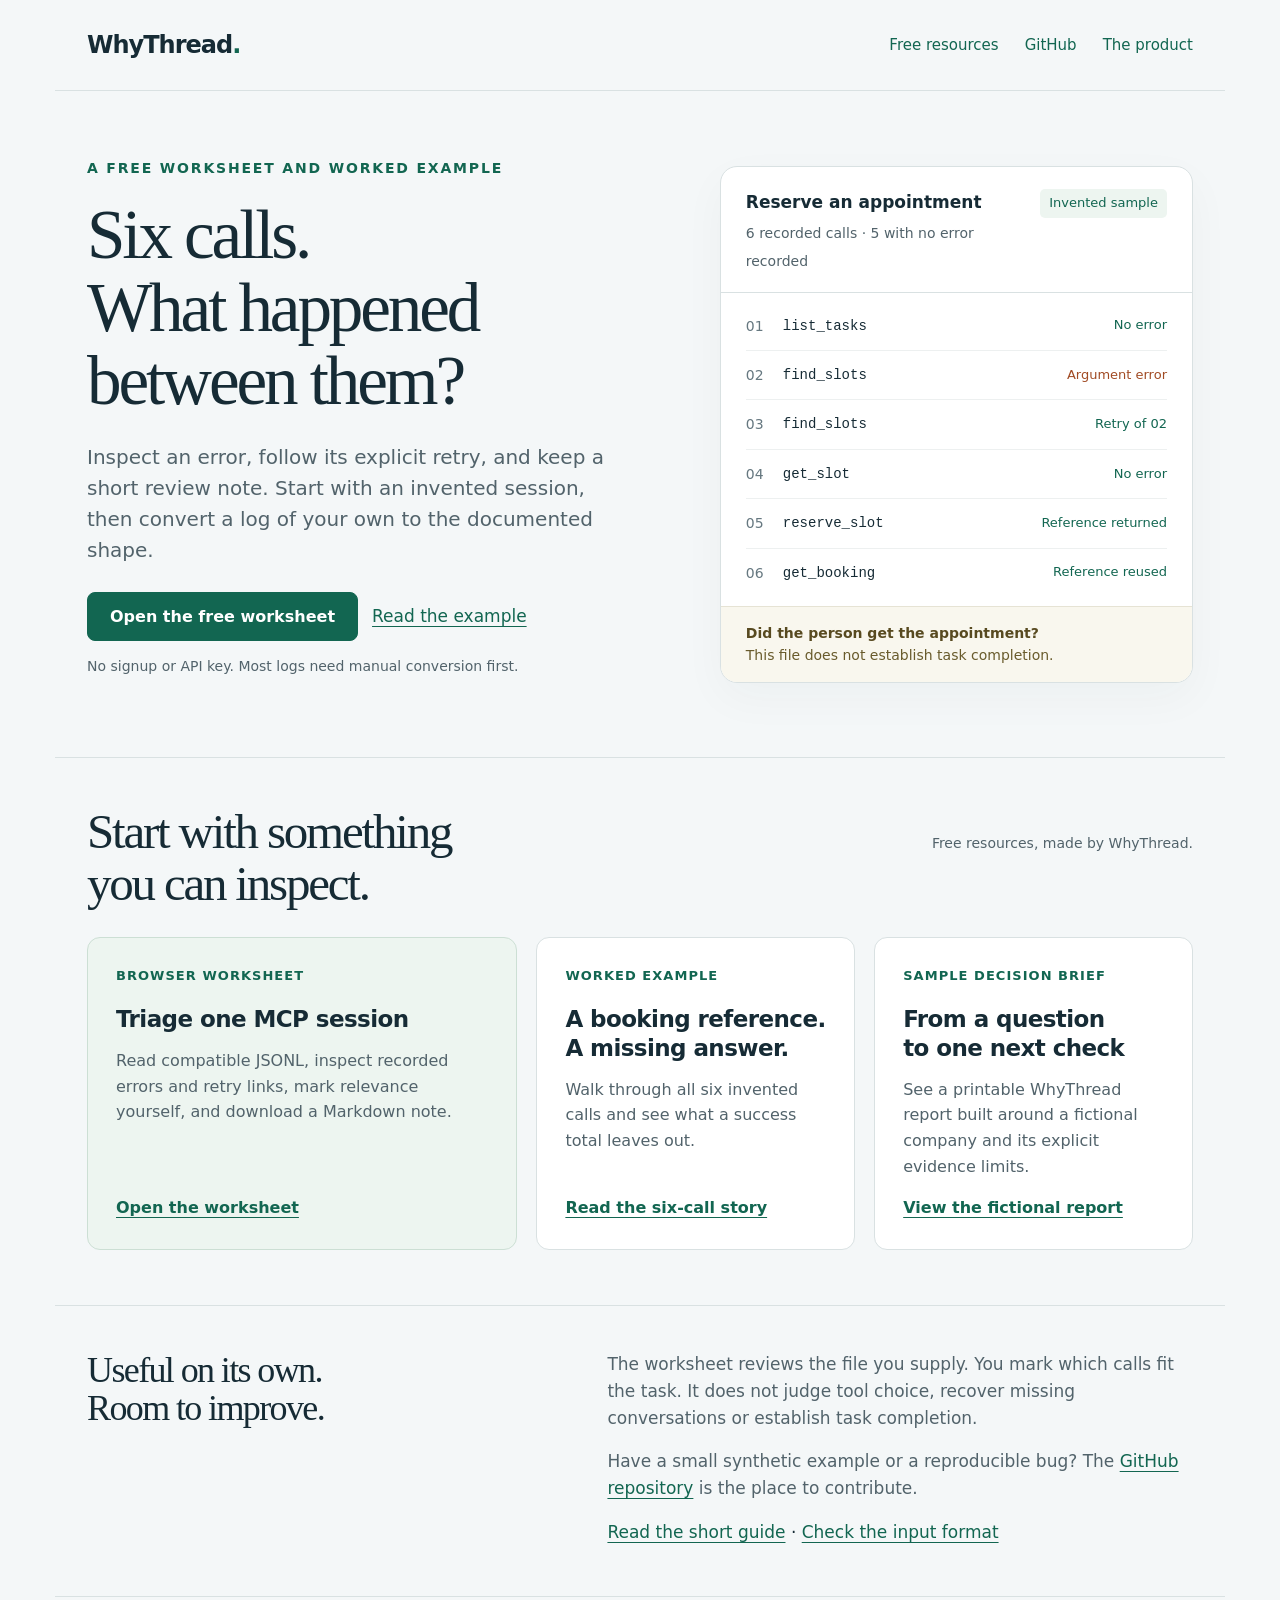
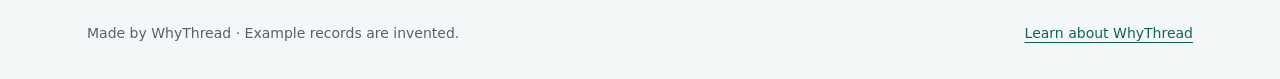
<file: index.html>
<!doctype html>
<html lang="en"><head><meta charset="utf-8"><meta name="viewport" content="width=device-width, initial-scale=1"><meta http-equiv="Content-Security-Policy" content="default-src 'none'; style-src 'self'; base-uri 'none'; form-action 'none'"><title>Free MCP resources · WhyThread</title><meta name="description" content="Inspect one MCP session with a free browser worksheet, an invented worked example and a sample decision brief."><link rel="stylesheet" href="resources.css"></head>
<body><header class="nav wrap"><a class="brand" href="https://whythread.com">WhyThread<span>.</span></a><nav class="navlinks" aria-label="Main"><a href="#resources">Free resources</a><a class="optional" href="https://github.com/WhyThread/mcp-session-example">GitHub</a><a href="https://whythread.com">The product</a></nav></header>
<main><section class="hero wrap"><div><div class="eyebrow">A free worksheet and worked example</div><h1>Six calls.<br>What happened<br>between them?</h1><p class="lead">Inspect an error, follow its explicit retry, and keep a short review note. Start with an invented session, then convert a log of your own to the documented shape.</p><div class="actions"><a class="button" href="worksheet/">Open the free worksheet</a><a href="docs/worked-example.html">Read the example</a></div><p class="small">No signup or API key. Most logs need manual conversion first.</p></div>
<div class="sample" aria-label="Invented six-call sample, not customer activity"><div class="samplehead"><div><strong>Reserve an appointment</strong><span class="small">6 recorded calls · 5 with no error recorded</span></div><span class="pill">Invented sample</span></div><div class="trace"><div class="row"><span class="num">01</span><code>list_tasks</code><span class="state">No error</span></div><div class="row"><span class="num">02</span><code>find_slots</code><span class="state error">Argument error</span></div><div class="row"><span class="num">03</span><code>find_slots</code><span class="state">Retry of 02</span></div><div class="row"><span class="num">04</span><code>get_slot</code><span class="state">No error</span></div><div class="row"><span class="num">05</span><code>reserve_slot</code><span class="state">Reference returned</span></div><div class="row"><span class="num">06</span><code>get_booking</code><span class="state">Reference reused</span></div></div><div class="samplefoot"><strong>Did the person get the appointment?</strong><br>This file does not establish task completion.</div></div></section>
<section class="resources wrap" id="resources"><div class="sectionintro"><h2>Start with something<br>you can inspect.</h2><p class="small">Free resources, made by WhyThread.</p></div><div class="cards"><article class="card featured"><span class="type">Browser worksheet</span><h3>Triage one MCP session</h3><p>Read compatible JSONL, inspect recorded errors and retry links, mark relevance yourself, and download a Markdown note.</p><a href="worksheet/">Open the worksheet</a></article><article class="card"><span class="type">Worked example</span><h3>A booking reference.<br>A missing answer.</h3><p>Walk through all six invented calls and see what a success total leaves out.</p><a href="docs/worked-example.html">Read the six-call story</a></article><article class="card"><span class="type">Sample decision brief</span><h3>From a question<br>to one next check</h3><p>See a printable WhyThread report built around a fictional company and its explicit evidence limits.</p><a href="https://whythread.com/sample-report.html">View the fictional report</a></article></div></section>
<section class="principle wrap"><h2>Useful on its own.<br>Room to improve.</h2><div><p>The worksheet reviews the file you supply. You mark which calls fit the task. It does not judge tool choice, recover missing conversations or establish task completion.</p><p>Have a small synthetic example or a reproducible bug? The <a href="https://github.com/WhyThread/mcp-session-example">GitHub repository</a> is the place to contribute.</p><a href="worksheet/session-triage-guide.html">Read the short guide</a> · <a href="docs/format.md">Check the input format</a></div></section></main>
<footer class="footer wrap"><span>Made by WhyThread · Example records are invented.</span><a href="https://whythread.com/?utm_source=github&utm_medium=referral&utm_campaign=session_triage">Learn about WhyThread</a></footer></body></html>
</file>
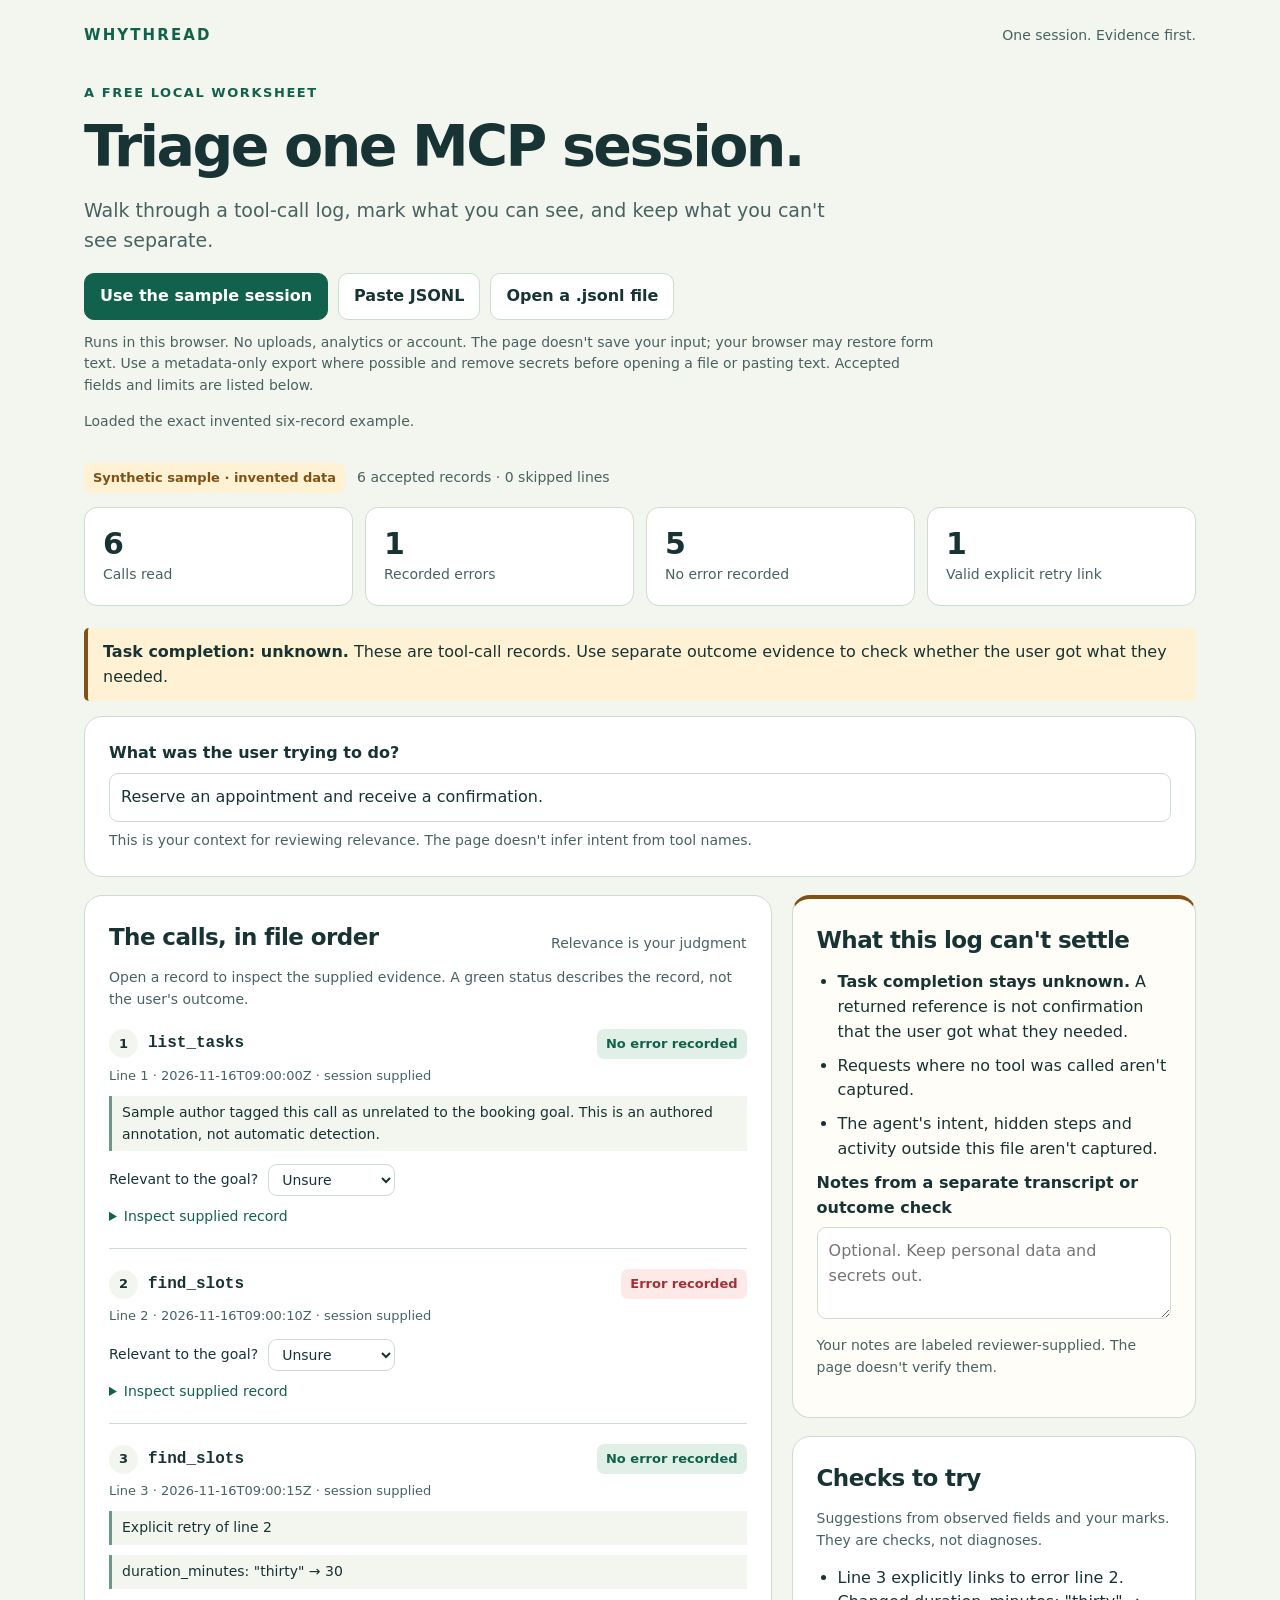
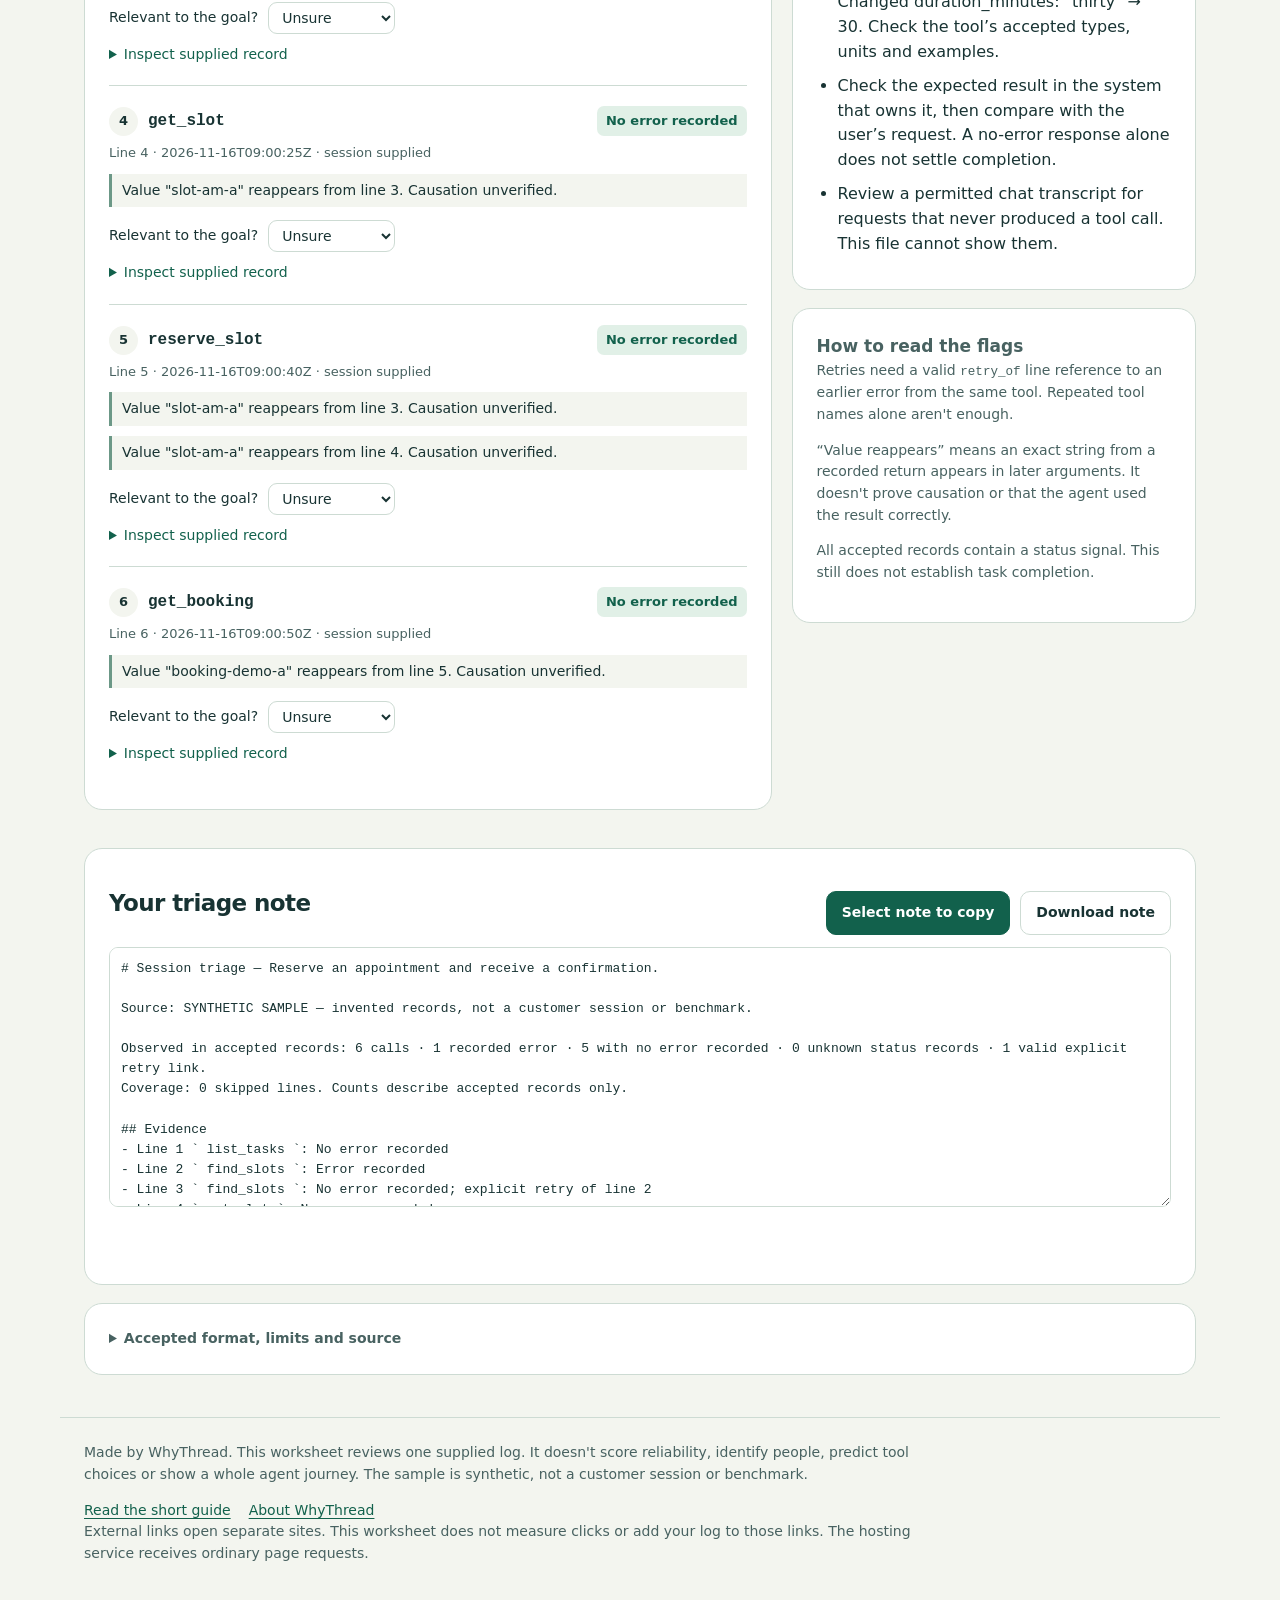
<file: worksheet/index.html>
<!doctype html>
<html lang="en">
<head>
<meta charset="utf-8">
<meta name="viewport" content="width=device-width, initial-scale=1">
<meta http-equiv="Content-Security-Policy" content="default-src 'none'; script-src 'unsafe-inline'; style-src 'unsafe-inline'; connect-src 'none'; img-src data:; object-src 'none'; base-uri 'none'; form-action 'none'">
<title>Triage one MCP session · WhyThread</title>
<style>
:root{color-scheme:light;--ink:#183333;--muted:#486261;--bg:#f3f5ef;--panel:#fff;--line:#cddbd3;--green:#12614c;--soft:#e1f0e7;--amber:#805014;--amberbg:#fff1d4;--red:#a32f37;--redbg:#fde9e8;--radius:18px}*{box-sizing:border-box}body{margin:0;background:var(--bg);color:var(--ink);font:16px/1.55 system-ui,-apple-system,BlinkMacSystemFont,"Segoe UI",sans-serif}button,input,textarea,select{font:inherit}button,summary,a{touch-action:manipulation}button,select{cursor:pointer}button{border:1px solid var(--line);background:var(--panel);color:var(--ink);border-radius:10px;padding:10px 15px;font-weight:650}button:hover{background:var(--soft)}button.primary{background:var(--green);color:white;border-color:var(--green)}button:focus-visible,a:focus-visible,input:focus-visible,textarea:focus-visible,select:focus-visible,summary:focus-visible{outline:3px solid #528d78;outline-offset:3px}a{color:var(--green);text-underline-offset:3px}header,main,footer{max-width:1160px;margin:auto;padding:24px}header{display:flex;justify-content:space-between;gap:20px;align-items:center}header a{text-decoration:none;font-size:15px;font-weight:800;letter-spacing:.14em}header span{font-size:14px;color:var(--muted)}main{padding-top:12px}h1{font-size:clamp(34px,5vw,57px);letter-spacing:-.045em;line-height:1.1;margin:12px 0 18px;max-width:780px}h2{font-size:23px;letter-spacing:-.025em;margin:0 0 12px}h3{font-size:17px;margin:0}p{margin:0 0 14px}.intro{max-width:760px;color:var(--muted);font-size:19px}.eyebrow{font-size:13px;letter-spacing:.12em;text-transform:uppercase;font-weight:750;color:var(--green)}.hero{margin-bottom:30px}.badge{display:inline-flex;gap:6px;align-items:center;font-size:13px;font-weight:700;border-radius:7px;padding:5px 9px;background:var(--soft);color:var(--green)}.badge.warn{background:var(--amberbg);color:var(--amber)}.badge.error{background:var(--redbg);color:var(--red)}.toolbar{display:flex;flex-wrap:wrap;gap:10px;margin:18px 0 12px}.privacy{font-size:14px;color:var(--muted);max-width:850px}.panel{background:var(--panel);border:1px solid var(--line);border-radius:var(--radius);padding:24px;margin-bottom:18px}.paste{margin-top:20px}.hidden{display:none!important}label{display:block;font-weight:650;margin-bottom:7px}input,textarea,select{border:1px solid var(--line);border-radius:9px;background:white;color:var(--ink);max-width:100%}input,textarea{width:100%;padding:11px}textarea{min-height:130px;resize:vertical}.mono,code,pre{font-family:ui-monospace,SFMono-Regular,Consolas,monospace}code{font-size:.9em;overflow-wrap:anywhere}pre{font-size:13px;white-space:pre-wrap;overflow-wrap:anywhere;background:#f0f4ef;padding:14px;border-radius:9px;margin:10px 0 0}.helper{color:var(--muted);font-size:14px}.sourcebar{display:flex;gap:12px;align-items:center;flex-wrap:wrap;margin:20px 0 14px}.sourcebar p{margin:0}.stats{display:grid;grid-template-columns:repeat(4,1fr);gap:12px;margin-bottom:22px}.stat{padding:18px;border-radius:13px;background:var(--panel);border:1px solid var(--line)}.stat strong{display:block;font-size:30px;line-height:1.2;letter-spacing:-.025em}.stat span{font-size:14px;color:var(--muted)}.layout{display:grid;grid-template-columns:minmax(0,1.7fr) minmax(280px,1fr);gap:20px}.timeline{list-style:none;padding:0;margin:18px 0 0}.call{border-top:1px solid var(--line);padding:20px 0}.call:first-child{padding-top:0;border-top:0}.callhead{display:flex;justify-content:space-between;gap:10px;align-items:center;flex-wrap:wrap}.callname{display:flex;align-items:center;gap:10px;min-width:0}.num{display:inline-grid;place-items:center;background:var(--bg);border-radius:50%;min-width:29px;height:29px;font-size:13px;font-weight:750}.callname code{font-size:16px;font-weight:700}.meta{font-size:13px;color:var(--muted);margin-top:7px}.flag{font-size:14px;border-left:3px solid #6c9887;padding:6px 10px;background:var(--bg);margin-top:10px;overflow-wrap:anywhere}.relevance{display:flex;align-items:center;gap:10px;flex-wrap:wrap;margin-top:13px}.relevance label{font-size:14px;font-weight:500;margin:0}.relevance select{padding:6px 9px;font-size:14px}.call details{margin-top:10px}.call summary{font-size:14px;color:var(--green);cursor:pointer}.notes{min-height:92px}.unknown{border-top:4px solid var(--amber);background:#fffdf7}.unknown ul,.checks{padding-left:21px;margin:8px 0}.unknown li,.checks li{margin:9px 0}.limits{font-size:14px;color:var(--muted)}.notice{border-left:4px solid var(--amber);background:var(--amberbg);padding:12px 15px;border-radius:5px;margin:15px 0;white-space:pre-wrap}.status{font-size:14px;color:var(--muted);min-height:22px;margin-top:10px}.note-output{min-height:260px;font-size:13px}.output-panel{margin-top:20px}.sectionline{display:flex;align-items:center;justify-content:space-between;gap:15px;flex-wrap:wrap}.sectionline button{font-size:14px}.transcript-note{border:1px dashed var(--line);padding:13px;margin:14px 0;border-radius:9px}.links{display:flex;gap:18px;flex-wrap:wrap}footer{border-top:1px solid var(--line);color:var(--muted);font-size:14px;padding-bottom:40px}footer p{max-width:850px}.sr{position:absolute;width:1px;height:1px;padding:0;margin:-1px;overflow:hidden;clip:rect(0,0,0,0);white-space:nowrap;border:0}@media(max-width:760px){header,main,footer{padding-left:18px;padding-right:18px}.layout{grid-template-columns:1fr}.stats{grid-template-columns:repeat(2,1fr)}.panel{padding:19px}.intro{font-size:17px}header span{max-width:145px;text-align:right;font-size:13px}}@media(prefers-reduced-motion:no-preference){button{transition:background .15s ease}}
</style>
</head>
<body>
<header><a href="https://whythread.com" target="_blank" rel="noopener noreferrer">WHYTHREAD</a><span>One session. Evidence first.</span></header>
<main>
<section class="hero"><div class="eyebrow">A free local worksheet</div><h1>Triage one MCP session.</h1><p class="intro">Walk through a tool-call log, mark what you can see, and keep what you can't see separate.</p><div class="toolbar"><button id="sample" class="primary">Use the sample session</button><button id="paste-toggle" aria-expanded="false" aria-controls="paste-panel">Paste JSONL</button><button id="file-open">Open a .jsonl file</button><input type="file" id="file" accept=".jsonl,.ndjson,.txt,application/json" class="hidden" aria-label="Open local JSONL file"></div><p class="privacy">Runs in this browser. No uploads, analytics or account. The page doesn't save your input; your browser may restore form text. Use a metadata-only export where possible and remove secrets before opening a file or pasting text. Accepted fields and limits are listed below.</p>
<section id="paste-panel" class="panel paste hidden"><label for="jsonl">One JSON object per line</label><textarea id="jsonl" autocomplete="off" class="mono" spellcheck="false" placeholder='{"tool":"find_slots","args":{"duration_minutes":30},"ok":true}'></textarea><div class="toolbar"><button id="load-paste" class="primary">Read these lines</button><button id="clear-paste">Clear pasted text</button></div></section>
<div id="load-message" role="status" aria-live="polite" class="status"></div>
</section>
<div class="sourcebar"><span id="source" class="badge warn">Synthetic sample · invented data</span><p id="coverage" class="helper"></p></div>
<div id="warnings" class="notice hidden" role="status"></div>
<div class="stats" aria-label="Observed call counts"><div class="stat"><strong id="count-calls">6</strong><span>Calls read</span></div><div class="stat"><strong id="count-errors">1</strong><span>Recorded errors</span></div><div class="stat"><strong id="count-ok">5</strong><span>No error recorded</span></div><div class="stat"><strong id="count-retries">1</strong><span>Valid explicit retry link</span></div></div>
<p class="notice"><strong>Task completion: unknown.</strong> These are tool-call records. Use separate outcome evidence to check whether the user got what they needed.</p>
<section class="panel"><label for="goal">What was the user trying to do?</label><input id="goal" autocomplete="off" maxlength="700" placeholder="Optional: describe the task"><p class="helper" style="margin-top:8px;margin-bottom:0">This is your context for reviewing relevance. The page doesn't infer intent from tool names.</p></section>
<div class="layout"><section class="panel"><div class="sectionline"><h2>The calls, in file order</h2><span class="helper">Relevance is your judgment</span></div><p class="helper">Open a record to inspect the supplied evidence. A green status describes the record, not the user's outcome.</p><ol id="timeline" class="timeline"></ol></section><aside>
<section class="panel unknown"><h2>What this log can't settle</h2><ul><li><strong>Task completion stays unknown.</strong> A returned reference is not confirmation that the user got what they needed.</li><li>Requests where no tool was called aren't captured.</li><li>The agent's intent, hidden steps and activity outside this file aren't captured.</li></ul><label for="notes">Notes from a separate transcript or outcome check</label><textarea id="notes" autocomplete="off" class="notes" maxlength="5000" placeholder="Optional. Keep personal data and secrets out."></textarea><p class="helper" style="margin-top:8px">Your notes are labeled reviewer-supplied. The page doesn't verify them.</p></section>
<section class="panel"><h2>Checks to try</h2><p class="helper">Suggestions from observed fields and your marks. They are checks, not diagnoses.</p><ul id="checks" class="checks"></ul></section>
<section class="panel limits"><h3>How to read the flags</h3><p>Retries need a valid <code>retry_of</code> line reference to an earlier error from the same tool. Repeated tool names alone aren't enough.</p><p>“Value reappears” means an exact string from a recorded return appears in later arguments. It doesn't prove causation or that the agent used the result correctly.</p><p id="unknown-status"></p></section>
</aside></div>
<section class="panel output-panel"><div class="sectionline"><h2>Your triage note</h2><div class="toolbar"><button id="copy" class="primary">Select note to copy</button><button id="download-note">Download note</button></div></div><label for="output" class="sr">Generated Markdown triage note</label><textarea id="output" class="mono note-output" readonly></textarea><p id="copy-message" class="status" role="status" aria-live="polite"></p></section>
<section class="panel limits"><details><summary><strong>Accepted format, limits and source</strong></summary><p style="margin-top:12px">This is a small JSONL reader, not a universal log importer. Each object needs a nonempty <code>tool</code>, <code>tool_name</code> or <code>name</code>. Optional argument objects: <code>args</code>, <code>arguments</code>, <code>params</code> or <code>input</code>. Optional return fields: <code>returned_ids</code>, <code>result</code> or <code>output</code>.</p><p>An explicit <code>ok</code> boolean or <code>isError</code> boolean provides a status. A nonempty <code>error</code> also flags an error. A result alone doesn't establish success. Missing status stays unknown; conflicting status fields are flagged.</p><p><code>retry_of</code> is an optional 1-based physical JSONL line number. Links across different explicit session IDs are rejected. Exact matches cover strings of 4–200 characters in return fields, including common words. Numbers aren't compared. Matching inspects at most six nested levels and 250 strings per field, and shows at most 24 matches per record; it is not exhaustive. A missing session ID means source identity is unverified.</p><p>Limit: 2 MiB and 2,000 lines. Unreadable lines are shown as skipped with their line numbers. Counts describe only accepted records, never complete capture. This worksheet makes no model calls and uses no cookies or browser storage. It does not upload your log.</p><p>The exact six sample records come from the <a href="https://github.com/WhyThread/mcp-session-example" target="_blank" rel="noopener noreferrer">WhyThread synthetic session example</a>. Wrong-tool and argument-type annotations were authored for this invented scenario; they are not automatic findings.</p><button id="download-sample">Download the exact sample JSONL</button></details></section>
</main>
<footer><p>Made by WhyThread. This worksheet reviews one supplied log. It doesn't score reliability, identify people, predict tool choices or show a whole agent journey. The sample is synthetic, not a customer session or benchmark.</p><div class="links"><a href="session-triage-guide.html">Read the short guide</a><a href="https://whythread.com/?utm_source=worksheet&amp;utm_medium=referral&amp;utm_campaign=session_triage" target="_blank" rel="noopener noreferrer">About WhyThread</a></div><p class="helper">External links open separate sites. This worksheet does not measure clicks or add your log to those links. The hosting service receives ordinary page requests.</p></footer>
<script id="triage-script">
(function(){
'use strict';
const SAMPLE_TEXT = "{\"ts\":\"2026-11-16T09:00:00Z\",\"session_key\":\"synthetic-session-a\",\"server\":\"sample-scheduler\",\"tool\":\"list_tasks\",\"args\":{\"status\":\"open\"},\"ok\":true,\"returned_ids\":[\"task-demo-a\"],\"client\":\"synthetic-client\",\"synthetic\":true,\"fixture_goal\":\"Reserve an appointment and receive a confirmation.\",\"fixture_wrong_tool\":true}\n{\"ts\":\"2026-11-16T09:00:10Z\",\"session_key\":\"synthetic-session-a\",\"server\":\"sample-scheduler\",\"tool\":\"find_slots\",\"args\":{\"date\":\"2026-11-18\",\"duration_minutes\":\"thirty\"},\"ok\":false,\"error_class\":\"invalid_argument\",\"client\":\"synthetic-client\",\"synthetic\":true,\"fixture_argument_error_field\":\"duration_minutes\",\"fixture_argument_rule\":\"integer\"}\n{\"ts\":\"2026-11-16T09:00:15Z\",\"session_key\":\"synthetic-session-a\",\"server\":\"sample-scheduler\",\"tool\":\"find_slots\",\"args\":{\"date\":\"2026-11-18\",\"duration_minutes\":30},\"ok\":true,\"returned_ids\":[\"slot-am-a\",\"slot-am-b\"],\"client\":\"synthetic-client\",\"synthetic\":true,\"retry_of\":2}\n{\"ts\":\"2026-11-16T09:00:25Z\",\"session_key\":\"synthetic-session-a\",\"server\":\"sample-scheduler\",\"tool\":\"get_slot\",\"args\":{\"slot_id\":\"slot-am-a\"},\"ok\":true,\"returned_ids\":[\"slot-am-a\"],\"client\":\"synthetic-client\",\"synthetic\":true}\n{\"ts\":\"2026-11-16T09:00:40Z\",\"session_key\":\"synthetic-session-a\",\"server\":\"sample-scheduler\",\"tool\":\"reserve_slot\",\"args\":{\"slot_id\":\"slot-am-a\",\"request_key\":\"synthetic-request-a\"},\"ok\":true,\"returned_ids\":[\"booking-demo-a\"],\"client\":\"synthetic-client\",\"synthetic\":true}\n{\"ts\":\"2026-11-16T09:00:50Z\",\"session_key\":\"synthetic-session-a\",\"server\":\"sample-scheduler\",\"tool\":\"get_booking\",\"args\":{\"booking_id\":\"booking-demo-a\"},\"ok\":true,\"returned_ids\":[\"booking-demo-a\"],\"client\":\"synthetic-client\",\"synthetic\":true,\"goal_confirmation\":null,\"outcome_label\":\"unknown\"}\n";
const LIMIT_BYTES=2*1024*1024, LIMIT_LINES=2000;
const own=(o,k)=>Object.prototype.hasOwnProperty.call(o,k);
const object=o=>o!==null && typeof o==='object' && !Array.isArray(o);
function select(o,names){for(const n of names)if(own(o,n))return o[n];return undefined;}
function display(value){try{return JSON.stringify(value);}catch{return '[unreadable]';}}
function plain(value){return String(value).replace(/[\r\n]+/g,' ').replace(/&/g,'&amp;').replace(/</g,'&lt;').replace(/>/g,'&gt;').replace(/([\\`\[\]])/g,'\\$1').replace(/^(\s*)([#>\-+]|\d+\.)/,'$1\\$2');}
function span(value){const s=String(value).replace(/[\r\n]+/g,' '),runs=s.match(/`+/g)||[],fence='`'.repeat(Math.max(0,...runs.map(r=>r.length))+1);return fence+' '+s+' '+fence;}
const statusLabel={'error':'Error recorded','no-error':'No error recorded','unknown':'Status unknown'};
const markLabel={'unsure':'Unsure','relevant':'Relevant','not-relevant':'Not relevant'};
function plural(n,word){return n+' '+word+(n===1?'':'s');}
function strings(value,depth=0,out=new Set()){
 if(depth>6 || out.size>250)return out;
 if(typeof value==='string' && value.length>=4 && value.length<=200)out.add(value);
 else if(Array.isArray(value))value.slice(0,250).forEach(v=>strings(v,depth+1,out));
 else if(object(value))Object.values(value).slice(0,250).forEach(v=>strings(v,depth+1,out));
 return out;
}
function sameSource(a,b){return !(a.session && b.session && a.session!==b.session);}
function parse(text){
 if(new TextEncoder().encode(text).length>LIMIT_BYTES)throw Error('File is larger than 2 MiB. Use a smaller metadata-only excerpt.');
 const lines=text.split(/\r?\n/);if(lines.length>LIMIT_LINES+1 || (lines.length>LIMIT_LINES && lines[lines.length-1].trim()))throw Error('More than 2,000 lines. Use one smaller session excerpt.');
 const rows=[],skipped=[],warnings=[];
 lines.forEach((line,i)=>{
  if(!line.trim())return;
  let raw;try{raw=JSON.parse(line);}catch{skipped.push({line:i+1,reason:'Invalid JSON'});return;}
  if(!object(raw)){skipped.push({line:i+1,reason:'Expected a JSON object'});return;}
  const tool=select(raw,['tool','tool_name','name']);if(typeof tool!=='string'||!tool.trim()||tool.length>200){skipped.push({line:i+1,reason:'Missing or unsupported tool name'});return;}
  const suppliedArgs=select(raw,['args','arguments','params','input']);
  const args=object(suppliedArgs)?suppliedArgs:{};
  const errorField=own(raw,'error') && raw.error!==null && raw.error!==false && raw.error!=='' && raw.error!==undefined;
  const isError=raw.ok===false || raw.isError===true || errorField;
  const noError=raw.ok===true || raw.isError===false;
  const conflict=isError && noError;
  if(conflict)warnings.push('Line '+(i+1)+': conflicting status fields; treated as an error for review.');
  if(suppliedArgs!==undefined && !object(suppliedArgs))warnings.push('Line '+(i+1)+': argument value is not an object; argument comparisons are unavailable.');
  rows.push({line:i+1,tool:tool.trim(),args,raw,status:isError?'error':noError?'no-error':'unknown',conflict,session:select(raw,['session_key','session_id'])||null,ts:select(raw,['ts','timestamp'])||null,retry:null,reused:[],flags:[]});
 });
 if(!rows.length)throw Error('No supported call records found.'+(skipped.length?' Check skipped lines: '+skipped.map(x=>x.line).join(', '):''));
 const byLine=new Map(rows.map(r=>[r.line,r])),valueIndex=new Map();let limitedMatches=false;
 rows.forEach(row=>{
  if(own(row.raw,'retry_of')){
   const n=row.raw.retry_of, prior=byLine.get(n);
   if(Number.isInteger(n)&&n<row.line&&prior&&prior.status==='error'&&prior.tool===row.tool&&sameSource(prior,row)){
    const keys=new Set([...Object.keys(prior.args),...Object.keys(row.args)]);
    const changes=[...keys].filter(k=>display(prior.args[k])!==display(row.args[k])).map(k=>({key:k,before:prior.args[k],after:row.args[k]}));
    row.retry={line:n,changes,identityVerified:!!(prior.session&&row.session)};
   }else{row.flags.push('Unverified retry_of link');warnings.push('Line '+row.line+': '+(!Number.isInteger(n)?'retry_of must be an integer line number.':'retry_of does not point to an earlier error from the same tool/source.'));}
  }
  const targets=strings(row.args);
  matchLoop: for(const v of targets){for(const prior of valueIndex.get(v)||[]){if(!sameSource(prior,row))continue;if(row.reused.length>=24){limitedMatches=true;break matchLoop;}row.reused.push({line:prior.line,value:v,tool:prior.tool,identityVerified:!!(prior.session&&row.session)});}}
  for(const value of strings(select(row.raw,['returned_ids','result','output']))){if(!valueIndex.has(value))valueIndex.set(value,[]);valueIndex.get(value).push(row);}
 });
 if(limitedMatches)warnings.push('Exact-value matches are limited to 24 per record; matching is not exhaustive.');
 const sessions=new Set(rows.map(r=>r.session).filter(Boolean));if(sessions.size>1)warnings.push('Multiple explicit session IDs. Rows remain in file order; cross-session links are excluded.');
 if(rows.some(r=>!r.session))warnings.push('Some records lack a session ID. Any links involving them have unverified source identity.');
 return {rows,skipped,warnings,calls:rows.length,errors:rows.filter(r=>r.status==='error').length,noError:rows.filter(r=>r.status==='no-error').length,unknown:rows.filter(r=>r.status==='unknown').length,retries:rows.filter(r=>r.retry).length};
}
function checks(data,marks,markdown=false){
 const out=[],v=x=>markdown?span(x):String(x);
 if(data.rows.some(r=>r.status==='error'&&!data.rows.some(n=>n.retry&&n.retry.line===r.line)))out.push('Read the recorded error and the tool’s input requirements.');
 for(const r of data.rows){
  if(r.retry){const changed=r.retry.changes.map(c=>v(c.key)+': '+v(display(c.before))+' → '+v(display(c.after))).join('; ');out.push('Line '+r.line+' explicitly links to error line '+r.retry.line+'. '+(changed?'Changed '+changed+'. ':'No changed argument fields recorded. ')+'Check the tool’s accepted types, units and examples.');}
  if(marks[r.line]==='not-relevant')out.push('You marked line '+r.line+' ('+v(r.tool)+') as not relevant. Compare its description and the intended tool’s description against the stated goal.');
 }
 out.push('Check the expected result in the system that owns it, then compare with the user’s request. A no-error response alone does not settle completion.');
 out.push('Review a permitted chat transcript for requests that never produced a tool call. This file cannot show them.');return out;
}
function note(data,goal,marks,notes,isSample){
 const parts=['# Session triage'+(goal.trim()?' — '+plain(goal.trim()):''),'',isSample?'Source: SYNTHETIC SAMPLE — invented records, not a customer session or benchmark.':'Source: reviewer-supplied local JSONL. Completeness and provenance are unverified.','',`Observed in accepted records: ${plural(data.calls,'call')} · ${plural(data.errors,'recorded error')} · ${data.noError} with no error recorded · ${plural(data.unknown,'unknown status record')} · ${plural(data.retries,'valid explicit retry link')}.`, `Coverage: ${plural(data.skipped.length,'skipped line')}. Counts describe accepted records only.`,'','## Evidence'];
 for(const r of data.rows){parts.push('- Line '+r.line+' '+span(r.tool)+': '+statusLabel[r.status]+(r.retry?'; explicit retry of line '+r.retry.line+(r.retry.identityVerified?'':' (session identity unverified)'):''));for(const reuse of r.reused)parts.push('  Exact string '+span(display(reuse.value))+' reappears from line '+reuse.line+' ('+span(reuse.tool)+'). Causation unverified.'+(reuse.identityVerified?'':' Session identity unverified.'));}
 parts.push('','## Reviewer marks');for(const r of data.rows)parts.push('- Line '+r.line+' '+span(r.tool)+': '+markLabel[marks[r.line]||'unsure']);
 parts.push('','## Checks to try',...checks(data,marks,true).map(x=>'- '+x),'','## Unknowns','- Task completion: unknown from this tool-call log alone.','- Requests with no tool call: not captured.','- Activity outside this file and the agent’s intent: not captured.');
 if(data.skipped.length)parts.push('','## Skipped lines',...data.skipped.map(x=>'- Line '+x.line+': '+x.reason));
 if(data.warnings.length)parts.push('','## Import warnings',...data.warnings.map(x=>'- '+x));
 if(notes.trim())parts.push('','## Reviewer-supplied notes — not independently verified',notes.trim().split('\n').map(x=>'> '+plain(x)).join('\n'));
 return parts.join('\n')+'\n';
}
const api={parse,note,checks,SAMPLE_TEXT};if(typeof module!=='undefined'&&module.exports)module.exports=api;if(typeof document==='undefined')return;
const $=id=>document.getElementById(id);let data,marks={},isSample=true;
function make(tag,text,className){const e=document.createElement(tag);if(text!==undefined)e.textContent=text;if(className)e.className=className;return e;}
function updateNote(){const list=$('checks');list.replaceChildren();checks(data,marks).forEach(t=>list.append(make('li',t)));$('output').value=note(data,$('goal').value,marks,$('notes').value,isSample);}
function render(){
 $('source').textContent=isSample?'Synthetic sample · invented data':'Local input · provenance unverified';$('source').className='badge'+(isSample?' warn':'');
 $('coverage').textContent=plural(data.calls,'accepted record')+' · '+plural(data.skipped.length,'skipped line');
 $('count-calls').textContent=data.calls;$('count-errors').textContent=data.errors;$('count-ok').textContent=data.noError;$('count-retries').textContent=data.retries;
 const warning=[...data.skipped.map(s=>'Skipped line '+s.line+': '+s.reason),...data.warnings];$('warnings').textContent=warning.join('\n');$('warnings').classList.toggle('hidden',!warning.length);
 $('unknown-status').textContent=data.unknown?plural(data.unknown,'record')+(data.unknown===1?' has':' have')+' no explicit status. Unknown is not counted as success.':'All accepted records contain a status signal. This still does not establish task completion.';
 $('timeline').replaceChildren();
 data.rows.forEach(r=>{
  const li=make('li',undefined,'call'),head=make('div',undefined,'callhead'),name=make('div',undefined,'callname');name.append(make('span',r.line,'num'),make('code',r.tool));head.append(name,make('span',r.status==='no-error'?'No error recorded':r.status==='error'?'Error recorded':'Status unknown','badge'+(r.status==='error'?' error':r.status==='unknown'?' warn':'')));li.append(head);
  li.append(make('div','Line '+r.line+(r.ts?' · '+String(r.ts):'')+(r.session?' · session supplied':' · session unverified'),'meta'));
  if(r.retry){li.append(make('div','Explicit retry of line '+r.retry.line+(r.retry.identityVerified?'':' · session identity unverified'),'flag'));r.retry.changes.forEach(c=>li.append(make('div',c.key+': '+display(c.before)+' → '+display(c.after),'flag')));}
  r.reused.slice(0,6).forEach(v=>li.append(make('div','Value '+display(v.value)+' reappears from line '+v.line+'. Causation unverified.','flag')));if(r.reused.length>6)li.append(make('div',(r.reused.length-6)+' additional exact matches appear in the exported note.','helper'));
  r.flags.forEach(f=>li.append(make('div',f,'flag')));
  if(isSample&&r.raw.fixture_wrong_tool===true)li.append(make('div','Sample author tagged this call as unrelated to the booking goal. This is an authored annotation, not automatic detection.','flag'));
  const relevance=make('div',undefined,'relevance'),label=make('label','Relevant to the goal?');label.htmlFor='mark-'+r.line;const select=make('select');select.id=label.htmlFor;[['unsure','Unsure'],['relevant','Relevant'],['not-relevant','Not relevant']].forEach(([v,t])=>{const o=make('option',t);o.value=v;select.append(o);});select.value=marks[r.line]||'unsure';select.addEventListener('change',()=>{marks[r.line]=select.value;updateNote();});relevance.append(label,select);li.append(relevance);
  const details=make('details'),summary=make('summary','Inspect supplied record');details.append(summary,make('pre',JSON.stringify(r.raw,null,2)));li.append(details);$('timeline').append(li);
 });updateNote();
}
function load(text,sample){try{const parsed=parse(text);data=parsed;marks={};isSample=sample;$('goal').value=sample?'Reserve an appointment and receive a confirmation.':'';$('notes').value='';$('copy-message').textContent='';render();$('load-message').textContent=sample?'Loaded the exact invented six-record example.':'Read '+plural(data.calls,'local record')+'. Review skipped lines and warnings before drawing conclusions.';}catch(e){$('load-message').textContent='Could not load input: '+e.message+' Previous session remains visible.';}}
function download(text,name,type){const u=URL.createObjectURL(new Blob([text],{type}));const a=make('a');a.href=u;a.download=name;document.body.append(a);a.click();a.remove();setTimeout(()=>URL.revokeObjectURL(u),1000);}
 $('sample').addEventListener('click',()=>load(SAMPLE_TEXT,true));$('paste-toggle').addEventListener('click',()=>{const hidden=$('paste-panel').classList.toggle('hidden');$('paste-toggle').setAttribute('aria-expanded',String(!hidden));if(!hidden)$('jsonl').focus();});$('load-paste').addEventListener('click',()=>load($('jsonl').value,false));$('clear-paste').addEventListener('click',()=>{$('jsonl').value='';$('jsonl').focus();});$('file-open').addEventListener('click',()=>$('file').click());$('file').addEventListener('change',async()=>{const f=$('file').files[0];if(!f)return;if(f.size>LIMIT_BYTES){$('load-message').textContent='File is larger than 2 MiB. Previous session remains visible.';$('file').value='';return;}try{load(await f.text(),false);}catch{$('load-message').textContent='Could not read this file. Previous session remains visible.';}finally{$('file').value='';}});
 $('goal').addEventListener('input',updateNote);$('notes').addEventListener('input',updateNote);$('copy').addEventListener('click',()=>{$('output').focus();$('output').select();$('copy-message').textContent='Note selected. Use Copy (⌘C / Ctrl+C), or download it.';});$('download-note').addEventListener('click',()=>download($('output').value,'session-triage.md','text/markdown'));$('download-sample').addEventListener('click',()=>download(SAMPLE_TEXT,'synthetic-session.jsonl','application/x-ndjson'));
 load(SAMPLE_TEXT,true);
})();
</script>
</body>
</html>
</file>
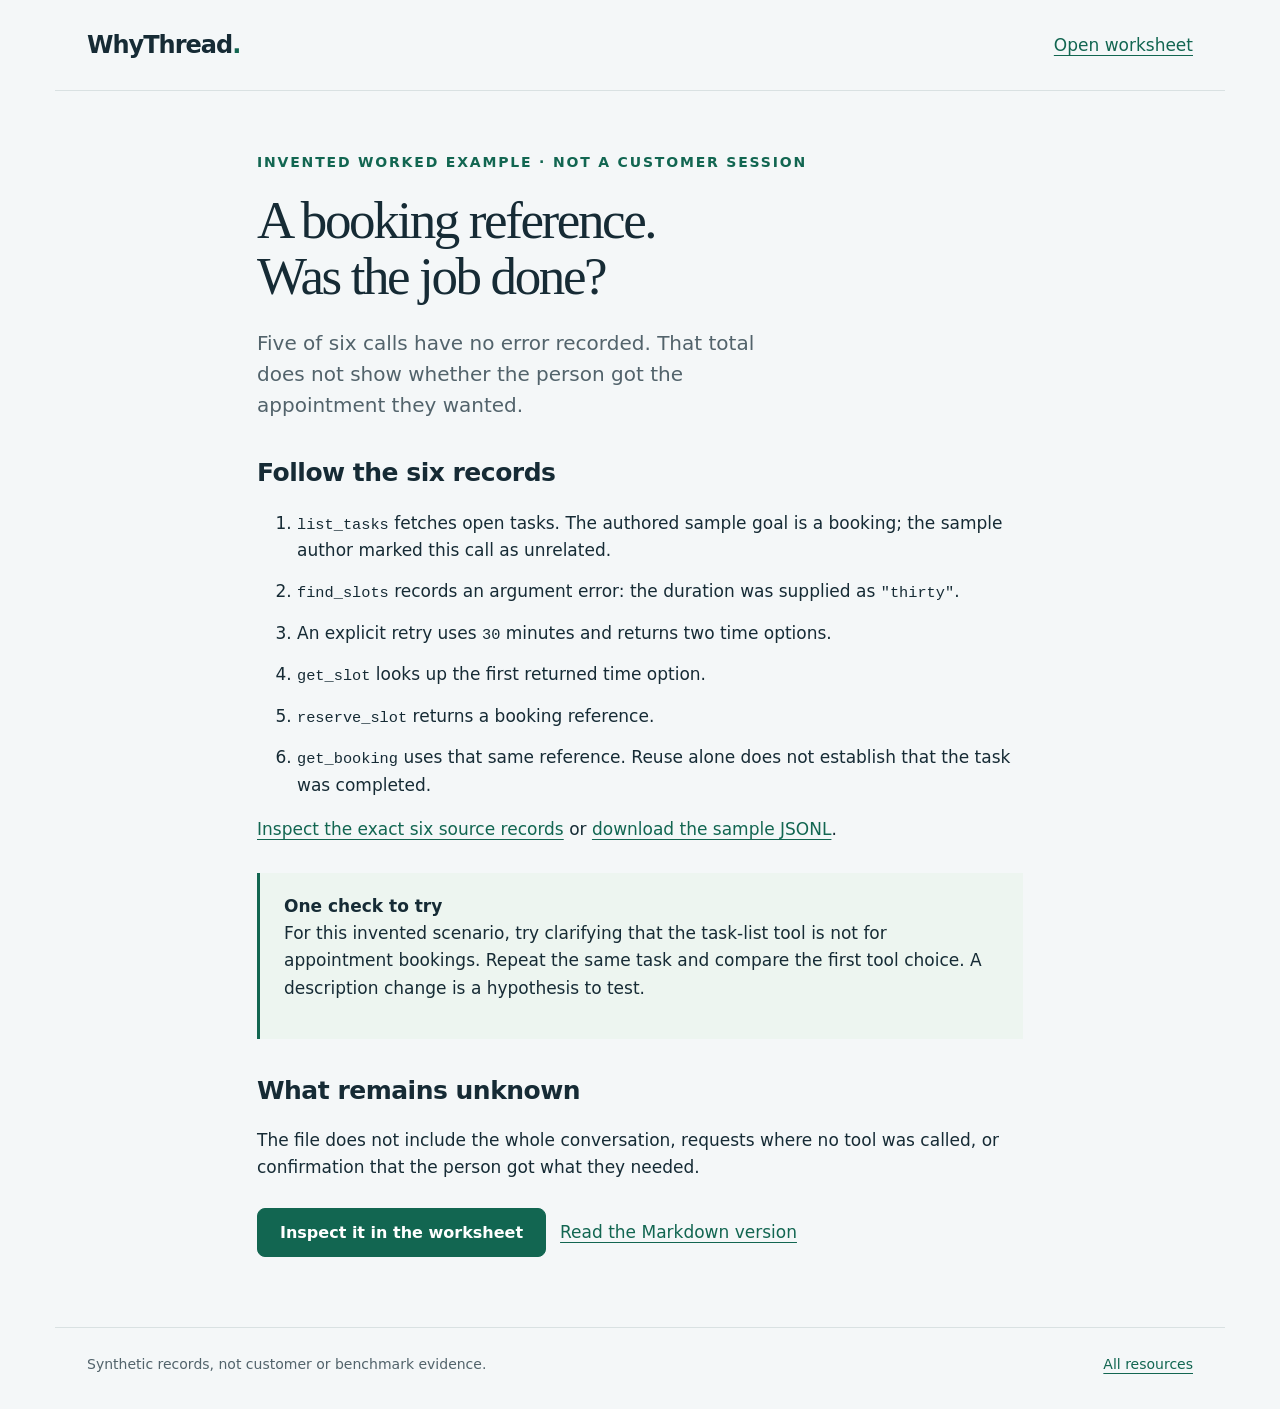
<file: docs/worked-example.html>
<!doctype html><html lang="en"><head><meta charset="utf-8"><meta name="viewport" content="width=device-width, initial-scale=1"><meta http-equiv="Content-Security-Policy" content="default-src 'none'; style-src 'self'; base-uri 'none'; form-action 'none'"><title>Six calls and an unknown outcome · WhyThread</title><link rel="stylesheet" href="../resources.css"></head><body><header class="nav wrap"><a class="brand" href="../">WhyThread<span>.</span></a><a href="../worksheet/">Open worksheet</a></header><main class="article wrap"><div class="eyebrow">Invented worked example · not a customer session</div><h1>A booking reference.<br>Was the job done?</h1><p class="lead">Five of six calls have no error recorded. That total does not show whether the person got the appointment they wanted.</p><h2>Follow the six records</h2><ol><li><code>list_tasks</code> fetches open tasks. The authored sample goal is a booking; the sample author marked this call as unrelated.</li><li><code>find_slots</code> records an argument error: the duration was supplied as <code>"thirty"</code>.</li><li>An explicit retry uses <code>30</code> minutes and returns two time options.</li><li><code>get_slot</code> looks up the first returned time option.</li><li><code>reserve_slot</code> returns a booking reference.</li><li><code>get_booking</code> uses that same reference. Reuse alone does not establish that the task was completed.</li></ol><p><a href="https://github.com/WhyThread/mcp-session-example/blob/main/log.jsonl">Inspect the exact six source records</a> or <a href="../log.jsonl" download>download the sample JSONL</a>.</p><div class="callout"><strong>One check to try</strong><p>For this invented scenario, try clarifying that the task-list tool is not for appointment bookings. Repeat the same task and compare the first tool choice. A description change is a hypothesis to test.</p></div><h2>What remains unknown</h2><p>The file does not include the whole conversation, requests where no tool was called, or confirmation that the person got what they needed.</p><div class="actions"><a class="button" href="../worksheet/">Inspect it in the worksheet</a><a href="worked-example.md">Read the Markdown version</a></div></main><footer class="footer wrap"><span>Synthetic records, not customer or benchmark evidence.</span><a href="../">All resources</a></footer></body></html>
</file>
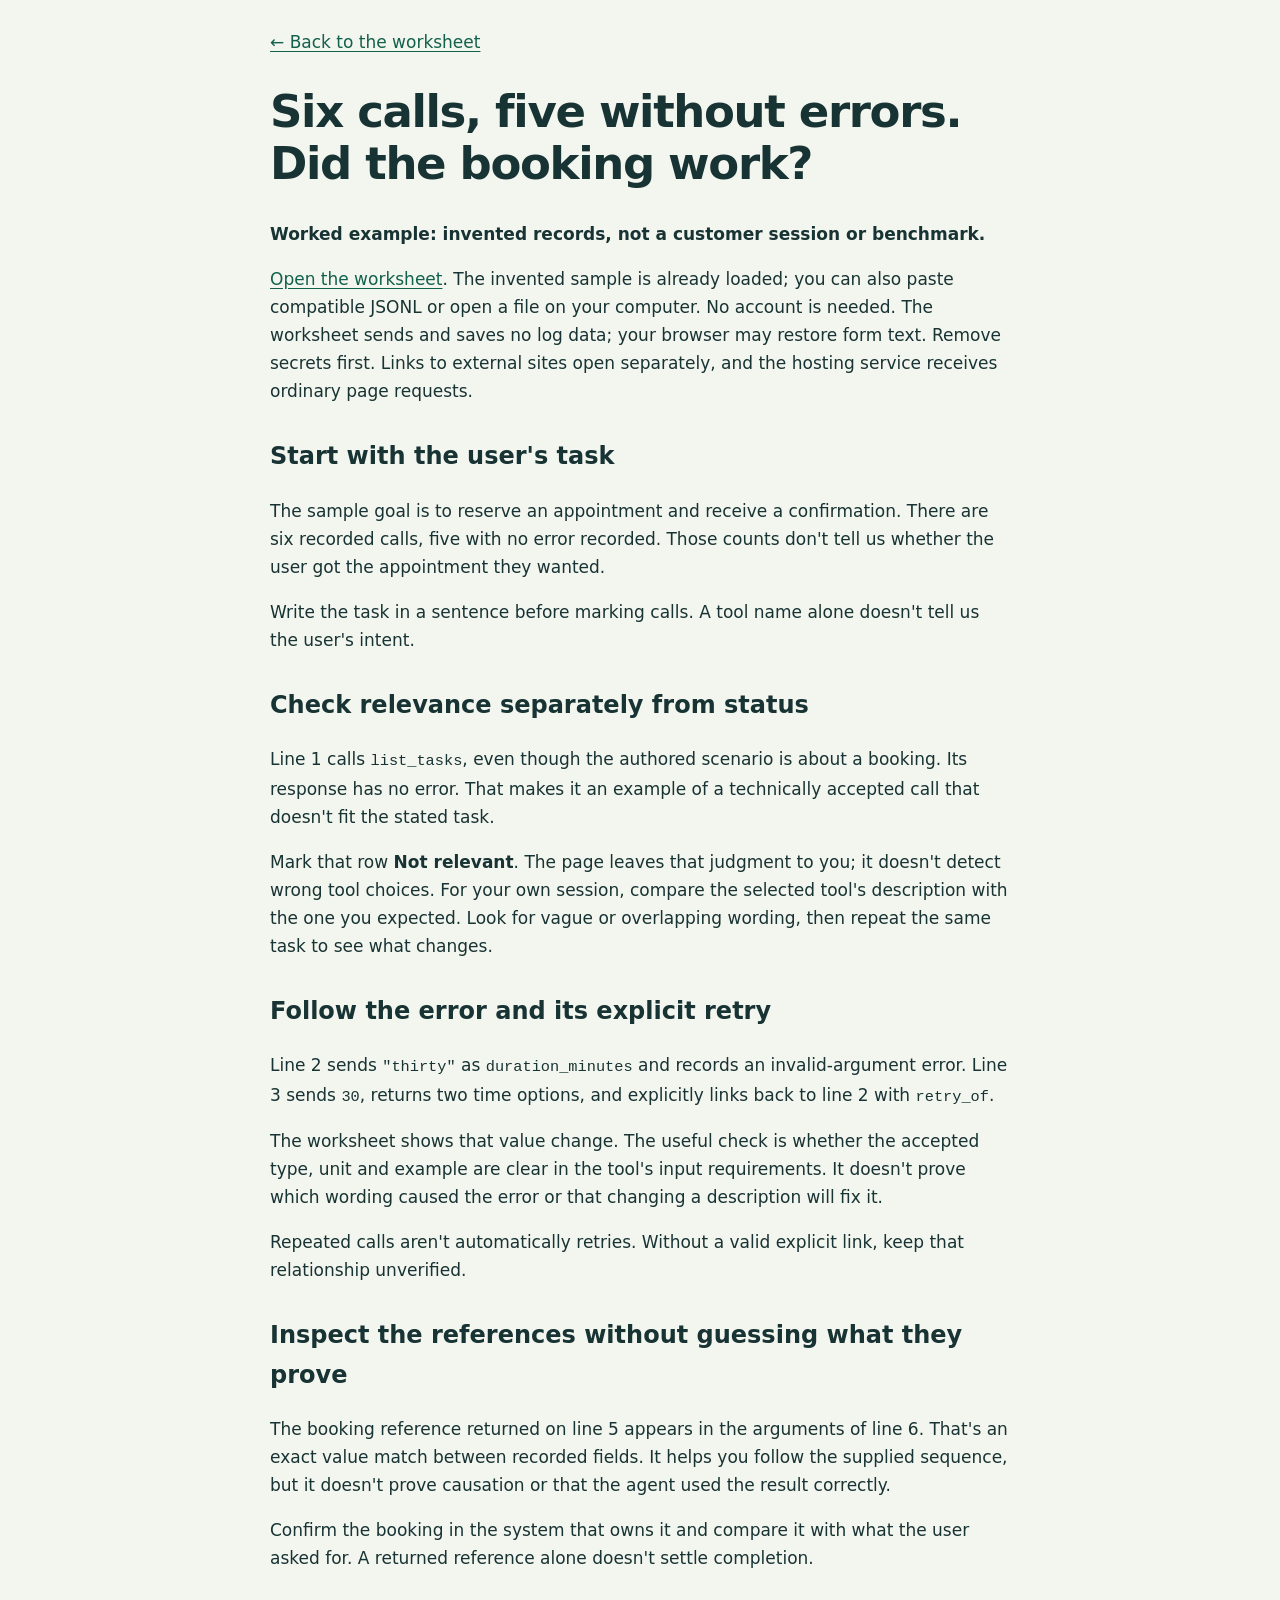
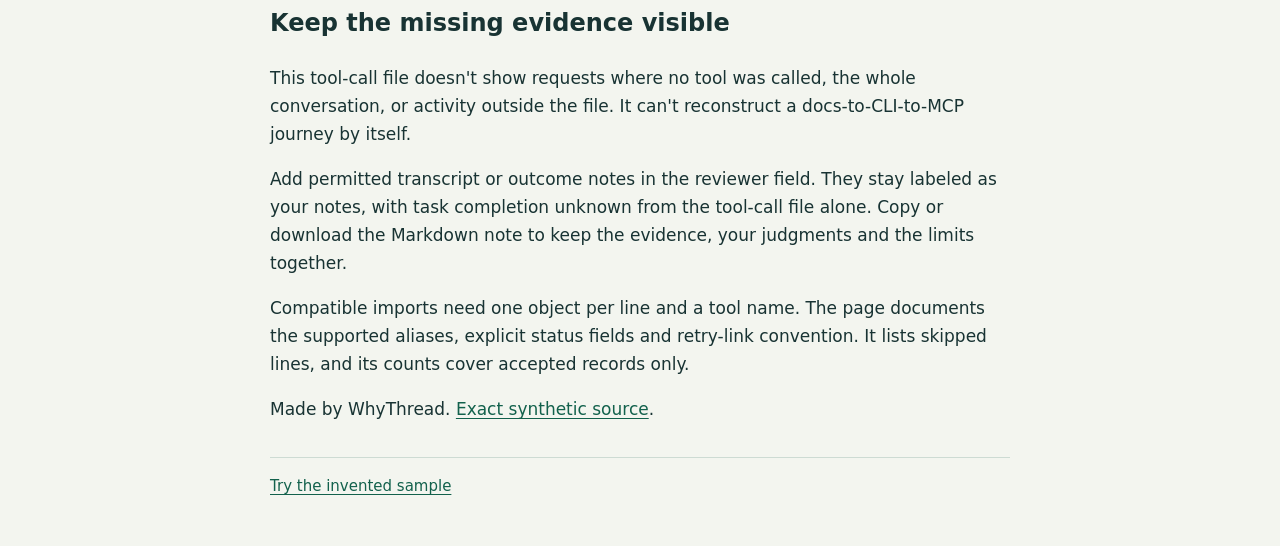
<file: worksheet/session-triage-guide.html>
<!doctype html>
<html lang="en"><head><meta charset="utf-8"><meta name="viewport" content="width=device-width, initial-scale=1"><meta http-equiv="Content-Security-Policy" content="default-src 'none'; style-src 'unsafe-inline'; base-uri 'none'; form-action 'none'"><title>Read one MCP session · WhyThread</title><style>:root{color-scheme:light}*{box-sizing:border-box}body{max-width:780px;margin:0 auto;padding:28px 20px 50px;background:#f3f5ef;color:#183333;font:17px/1.65 system-ui,sans-serif}h1{font-size:clamp(30px,6vw,45px);line-height:1.15;letter-spacing:-.03em}h2{font-size:24px;margin-top:32px}a{color:#12614c;text-underline-offset:3px}code{font-size:.9em;overflow-wrap:anywhere}a:focus-visible{outline:3px solid #528d78;outline-offset:3px}header{margin-bottom:30px}footer{border-top:1px solid #cddbd3;margin-top:34px;padding-top:16px;font-size:15px}</style></head><body><header><a href="index.html">← Back to the worksheet</a></header><main><h1>Six calls, five without errors. Did the booking work?</h1>
<p><strong>Worked example: invented records, not a customer session or benchmark.</strong></p>
<p><a href="index.html">Open the worksheet</a>. The invented sample is already loaded; you can also paste compatible JSONL or open a file on your computer. No account is needed. The worksheet sends and saves no log data; your browser may restore form text. Remove secrets first. Links to external sites open separately, and the hosting service receives ordinary page requests.</p>
<h2>Start with the user&#x27;s task</h2>
<p>The sample goal is to reserve an appointment and receive a confirmation. There are six recorded calls, five with no error recorded. Those counts don&#x27;t tell us whether the user got the appointment they wanted.</p>
<p>Write the task in a sentence before marking calls. A tool name alone doesn&#x27;t tell us the user&#x27;s intent.</p>
<h2>Check relevance separately from status</h2>
<p>Line 1 calls <code>list_tasks</code>, even though the authored scenario is about a booking. Its response has no error. That makes it an example of a technically accepted call that doesn&#x27;t fit the stated task.</p>
<p>Mark that row <strong>Not relevant</strong>. The page leaves that judgment to you; it doesn&#x27;t detect wrong tool choices. For your own session, compare the selected tool&#x27;s description with the one you expected. Look for vague or overlapping wording, then repeat the same task to see what changes.</p>
<h2>Follow the error and its explicit retry</h2>
<p>Line 2 sends <code>&quot;thirty&quot;</code> as <code>duration_minutes</code> and records an invalid-argument error. Line 3 sends <code>30</code>, returns two time options, and explicitly links back to line 2 with <code>retry_of</code>.</p>
<p>The worksheet shows that value change. The useful check is whether the accepted type, unit and example are clear in the tool&#x27;s input requirements. It doesn&#x27;t prove which wording caused the error or that changing a description will fix it.</p>
<p>Repeated calls aren&#x27;t automatically retries. Without a valid explicit link, keep that relationship unverified.</p>
<h2>Inspect the references without guessing what they prove</h2>
<p>The booking reference returned on line 5 appears in the arguments of line 6. That&#x27;s an exact value match between recorded fields. It helps you follow the supplied sequence, but it doesn&#x27;t prove causation or that the agent used the result correctly.</p>
<p>Confirm the booking in the system that owns it and compare it with what the user asked for. A returned reference alone doesn&#x27;t settle completion.</p>
<h2>Keep the missing evidence visible</h2>
<p>This tool-call file doesn&#x27;t show requests where no tool was called, the whole conversation, or activity outside the file. It can&#x27;t reconstruct a docs-to-CLI-to-MCP journey by itself.</p>
<p>Add permitted transcript or outcome notes in the reviewer field. They stay labeled as your notes, with task completion unknown from the tool-call file alone. Copy or download the Markdown note to keep the evidence, your judgments and the limits together.</p>
<p>Compatible imports need one object per line and a tool name. The page documents the supported aliases, explicit status fields and retry-link convention. It lists skipped lines, and its counts cover accepted records only.</p>
<p>Made by WhyThread. <a href="https://github.com/WhyThread/mcp-session-example">Exact synthetic source</a>. </p></main><footer><a href="index.html">Try the invented sample</a></footer></body></html>
</file>
<file: resources.css>
:root{color-scheme:light;--ink:#162b35;--muted:#52636b;--line:#d9e1e2;--green:#126651;--pale:#edf5f0;--paper:#fff;--canvas:#f4f7f8}*{box-sizing:border-box}html{scroll-behavior:smooth}body{margin:0;background:var(--canvas);color:var(--ink);font:17px/1.6 system-ui,-apple-system,BlinkMacSystemFont,"Segoe UI",sans-serif}a{color:var(--green);text-underline-offset:4px}a:focus-visible,button:focus-visible{outline:3px solid #bd7429;outline-offset:5px}.wrap{max-width:1170px;margin:auto;padding:0 32px}.nav{display:flex;justify-content:space-between;align-items:center;padding-top:26px;padding-bottom:26px;gap:20px;border-bottom:1px solid var(--line)}.brand{font-weight:750;font-size:24px;text-decoration:none;color:var(--ink);letter-spacing:-1px}.brand span{color:var(--green)}.navlinks{display:flex;gap:26px;align-items:center;font-size:15px}.navlinks a{text-decoration:none}.eyebrow{font-size:14px;font-weight:650;letter-spacing:.13em;text-transform:uppercase;color:var(--green)}h1,h2,h3,p{margin-top:0}h1,h2{font-family:Georgia,"Times New Roman",serif;font-weight:400;letter-spacing:-.045em;line-height:1.06}h1{font-size:clamp(44px,5.4vw,72px);margin:18px 0 24px}h2{font-size:clamp(34px,4vw,49px);margin-bottom:20px}h3{font-size:23px;line-height:1.25;letter-spacing:-.025em;margin-bottom:14px}.hero{display:grid;grid-template-columns:1.2fr 1fr;gap:65px;align-items:center;padding-top:66px;padding-bottom:65px}.lead{font-size:20px;line-height:1.55;color:var(--muted);max-width:540px}.actions{display:flex;flex-wrap:wrap;gap:14px;align-items:center;margin:26px 0 14px}.button{display:inline-flex;justify-content:center;align-items:center;min-height:48px;padding:11px 22px;border:1px solid var(--green);border-radius:8px;font-weight:650;text-decoration:none;background:var(--green);color:#fff;font-size:16px}.button.secondary{background:var(--paper);color:var(--ink);border-color:var(--line)}.small{font-size:14px;color:var(--muted)}.sample{background:var(--paper);border:1px solid var(--line);border-radius:17px;box-shadow:0 15px 45px #16383a09;overflow:hidden}.samplehead{padding:22px 25px 18px;border-bottom:1px solid var(--line);display:flex;gap:15px;justify-content:space-between;align-items:start}.samplehead strong{display:block;font-size:17px;margin-bottom:3px}.pill{font-size:13px;line-height:1.3;padding:6px 9px;border-radius:5px;background:var(--pale);color:var(--green);white-space:nowrap}.trace{padding:9px 25px}.row{display:grid;grid-template-columns:27px 1fr auto;gap:10px;align-items:center;border-bottom:1px solid #edf0f0;padding:13px 0;font-size:14px}.row:last-child{border-bottom:0}.row code{font-size:14px;overflow-wrap:anywhere}.row .num{color:#667880}.state{color:var(--green);font-size:13px}.state.error{color:#a14b24}.samplefoot{padding:15px 25px;background:#f9f7ee;border-top:1px solid #e6e3d4;font-size:14px;color:#695b2c}.samplefoot strong{color:#584a20}.resources{border-top:1px solid var(--line);padding-top:48px;padding-bottom:55px}.sectionintro{display:flex;justify-content:space-between;align-items:baseline;gap:25px;margin-bottom:28px}.sectionintro h2{max-width:600px;margin:0}.cards{display:grid;grid-template-columns:1.35fr 1fr 1fr;gap:19px}.card{padding:28px;background:var(--paper);border:1px solid var(--line);border-radius:13px;display:flex;flex-direction:column;align-items:start}.card.featured{background:var(--pale);border-color:#ccdfd4}.card .type{font-size:13px;color:var(--green);font-weight:700;letter-spacing:.08em;text-transform:uppercase;margin-bottom:18px}.card p{color:var(--muted);font-size:16px;flex:1}.card a{font-size:16px;font-weight:650}.principle{display:grid;grid-template-columns:1fr 1.3fr;gap:70px;border-top:1px solid var(--line);padding-top:45px;padding-bottom:50px}.principle h2{font-size:36px}.principle p{color:var(--muted);margin-bottom:16px}.footer{padding-top:25px;padding-bottom:35px;border-top:1px solid var(--line);display:flex;justify-content:space-between;gap:25px;color:var(--muted);font-size:14px}.preview{padding:11px 25px;background:#182f38;color:#fff;text-align:center;font-size:14px}.homehero{max-width:850px;padding-top:70px;padding-bottom:65px}.homehero .lead{max-width:640px}.homeblock{background:#fff;padding:40px;border:1px solid var(--line);border-radius:16px;display:grid;grid-template-columns:1.2fr 1fr;gap:45px;margin-bottom:60px;align-items:center}.homeblock h2{font-size:43px}.homeblock p{color:var(--muted)}.mini{background:var(--pale);padding:28px;border-radius:11px}.mini h3{font-size:22px}.mini code{font-size:14px}.article{max-width:830px;margin:60px auto 70px}.article h1{font-size:53px}.article h2{font-family:inherit;font-size:25px;font-weight:650;letter-spacing:-.02em;line-height:1.3;margin-top:36px}.article code{font-size:.9em;overflow-wrap:anywhere}.article li{margin:14px 0}.callout{background:var(--pale);border-left:3px solid var(--green);padding:20px 24px;margin:30px 0}@media(max-width:800px){.wrap{padding-left:20px;padding-right:20px}.hero{grid-template-columns:1fr;gap:30px;padding-top:40px;padding-bottom:40px}.hero h1{max-width:650px}.cards{grid-template-columns:1fr}.principle{grid-template-columns:1fr;gap:5px}.sectionintro{display:block}.sectionintro p{margin-top:15px}.navlinks{gap:16px}.navlinks .optional{display:none}.homehero{padding-top:45px}.homeblock{grid-template-columns:1fr;padding:25px;gap:20px}.footer{flex-direction:column;gap:8px}.article{margin-top:35px}.article h1{font-size:43px}.row{grid-template-columns:23px minmax(0,1fr) auto}}
</file>
